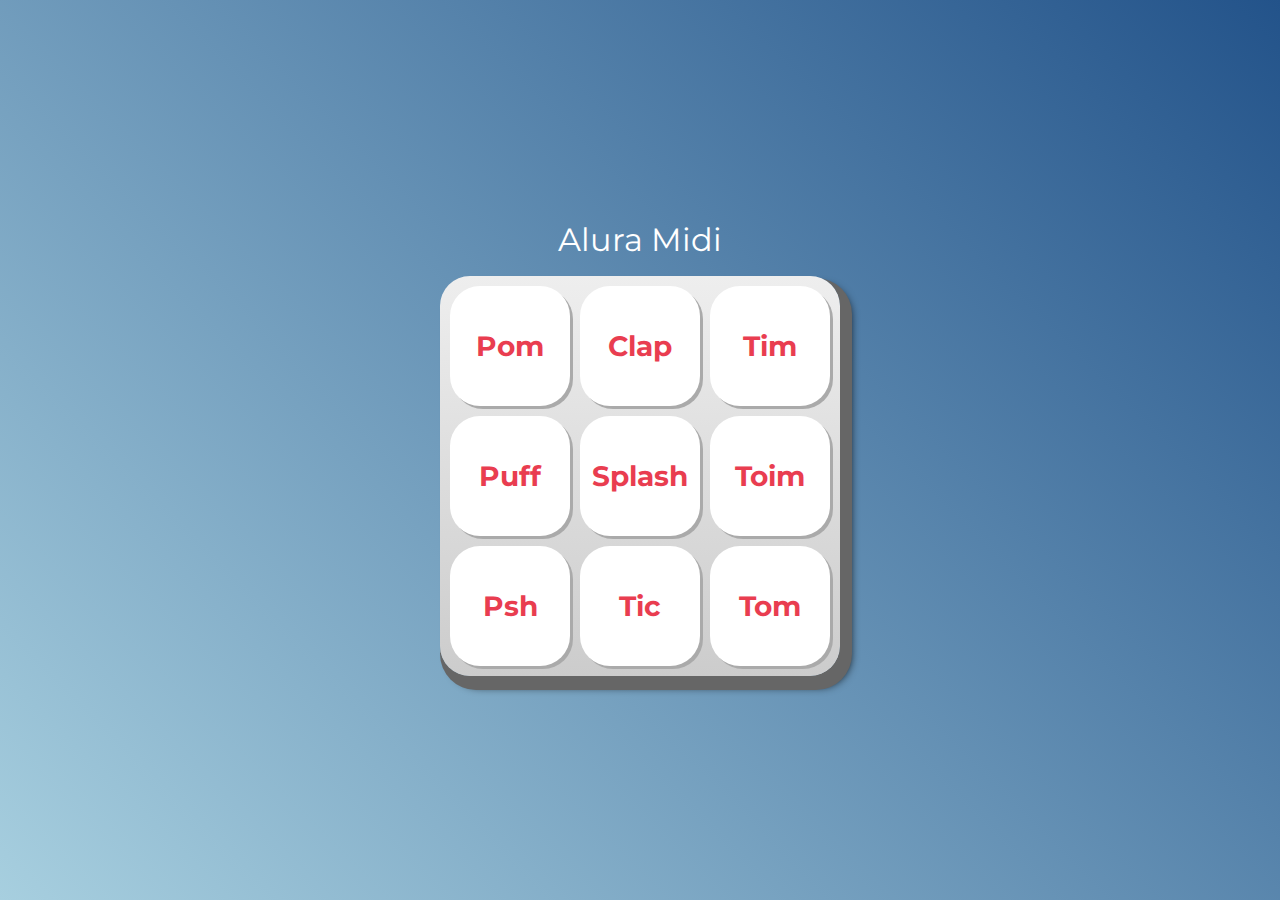
<file: index.html>
<!DOCTYPE html>
<html lang="pt-BR">
<head>
    <meta charset="UTF-8">
    <meta http-equiv="X-UA-Compatible" content="IE=edge">
    <meta name="viewport" content="width=device-width, initial-scale=1.0">

    <title>Alura MIDI</title>

    <link rel="preconnect" href="https://fonts.googleapis.com">
    <link rel="preconnect" href="https://fonts.gstatic.com" crossorigin>
    <link href="https://fonts.googleapis.com/css2?family=Montserrat:wght@500;600&display=swap" rel="stylesheet">

    <link rel="icon" type="image/png" href="images/bateria.png">
    <link rel="stylesheet" href="css/reset.css">
    <link rel="stylesheet" href="css/estilos.css">

</head>
<body>

    <h1>Alura Midi</h1>

    <section class="teclado">
        <button class="tecla tecla_pom">Pom</button>
        <button class="tecla tecla_clap">Clap</button>
        <button class="tecla tecla_tim">Tim</button>

        <button class="tecla tecla_puff">Puff</button>
        <button class="tecla tecla_splash">Splash</button>
        <button class="tecla tecla_toim">Toim</button>

        <button class="tecla tecla_psh">Psh</button>
        <button class="tecla tecla_tic">Tic</button>
        <button class="tecla tecla_tom">Tom</button>
    </section>

    <audio src="sounds/keyq.wav" id="som_tecla_pom"></audio>
    <audio src="sounds/keyw.wav" id="som_tecla_clap"></audio>
    <audio src="sounds/keye.wav" id="som_tecla_tim"></audio>
    <audio src="sounds/keya.wav" id="som_tecla_puff"></audio>
    <audio src="sounds/keys.wav" id="som_tecla_splash"></audio>
    <audio src="sounds/keyd.wav" id="som_tecla_toim"></audio>
    <audio src="sounds/keyz.wav" id="som_tecla_psh"></audio>
    <audio src="sounds/keyx.wav" id="som_tecla_tic"></audio>
    <audio src="sounds/keyc.wav" id="som_tecla_tom"></audio>

    <script src="main.js"></script>

</body>
</html>
</file>
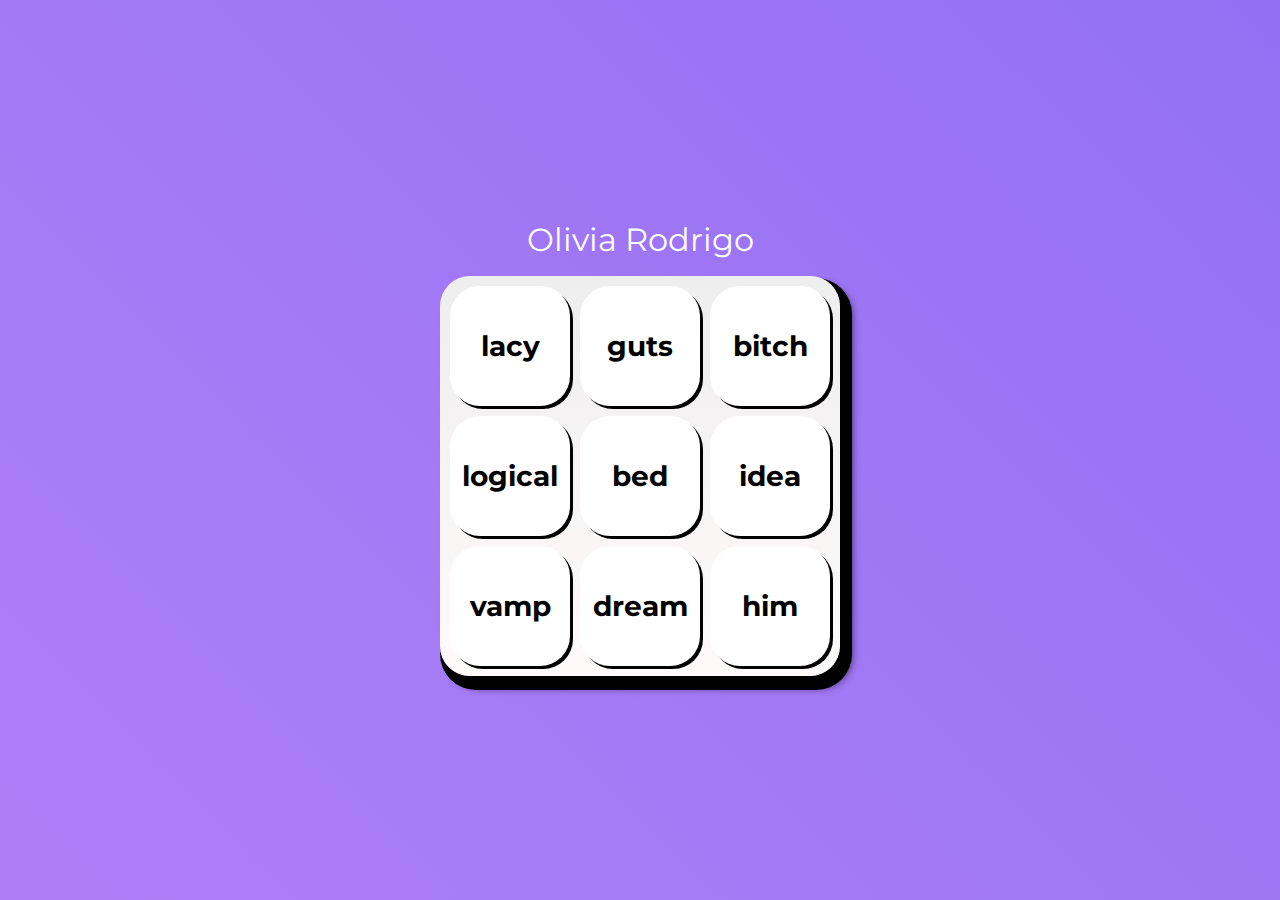
<file: geovana-3tri-main/index.html>
<!DOCTYPE html>
<html lang="pt-BR">
<head>
    <meta charset="UTF-8">
    <meta http-equiv="X-UA-Compatible" content="IE=edge">
    <meta name="viewport" content="width=device-width, initial-scale=1.0">

    <title>GUTS</title>

    <link rel="preconnect" href="https://fonts.googleapis.com">
    <link rel="preconnect" href="https://fonts.gstatic.com" crossorigin>
    <link href="https://fonts.googleapis.com/css2?family=Montserrat:wght@500;600&display=swap" rel="stylesheet">

    <link rel="icon" type="image/png" href="images/images.jpeg">
    <link rel="stylesheet" href="css/reset.css">
    <link rel="stylesheet" href="css/estilos.css">

</head>
<body>

    <h1>Olivia Rodrigo</h1>

    <section class="teclado">
        <button class="tecla tecla_pom">lacy</button>
        <button class="tecla tecla_clap">guts</button>
        <button class="tecla tecla_tim">bitch</button>

        <button class="tecla tecla_puff">logical</button>
        <button class="tecla tecla_splash">bed</button>
        <button class="tecla tecla_toim">idea</button>

        <button class="tecla tecla_psh">vamp</button>
        <button class="tecla tecla_tic">dream</button>
        <button class="tecla tecla_tom">him</button>
    </section>

    <audio src="sounds/lacy.mp3" id="som_tecla_pom"></audio>
    <audio src="sounds/THE.mp3" id="som_tecla_clap"></audio>
    <audio src="sounds/ALL.mp3" id="som_tecla_tim"></audio>
    <audio src="sounds/logical.mp3" id="som_tecla_puff"></audio>
    <audio src="sounds/bed.mp3" id="som_tecla_splash"></audio>
    <audio src="sounds/IDEIA.mp3" id="som_tecla_toim"></audio>
    <audio src="sounds/vamp.mp3" id="som_tecla_psh"></audio>
    <audio src="sounds/DREAM.mp3" id="som_tecla_tic"></audio>
    <audio src="sounds/GET.mp3" id="som_tecla_tom"></audio>

    <script src="main.js"></script>

</body>
</html>
</file>
<file: css/estilos.css>
:root {
  --cinza: #aaa;
  --vermelha: #e93d50;
  --vermelha-escura: #af303f;
  --branca: #fff;
  --luz: rgb(229, 255, 0);
}

body {
  align-items: center;
  background: linear-gradient(45deg, #a7cfdf 0%,#23538a 100%);
  display: flex;
  justify-content: center;
  flex-direction: column;
  font-family: 'Montserrat', sans-serif;
  min-height: 100vh;
}

h1 {
  color: var(--branca);
  margin-bottom: 20px;
  font-size: 2rem;
}

.teclado {
  background: linear-gradient(to bottom, #eeeeee 0%,#cccccc 100%);
  box-shadow: 6px 8px 0 6px #666, 10px 10px 10px #000;
  border-radius: 30px;
  display: grid;
  gap: 10px;
  grid-template-columns: repeat(3, 1fr);
  padding: 10px;
}

.tecla {
  background-color: var(--branca);
  border-radius: 30px;
  box-shadow: 3px 3px 0 var(--cinza);
  color: var(--vermelha);
  cursor: pointer;
  height: 120px;
  font-size: 1.75em;
  font-weight: bold;
  line-height: 120px;
  text-align: center;
  width: 120px;
}

.tecla.ativa,
.tecla:active {
  background-color: var(--vermelha);
  border: 4px solid  var(--vermelha);
  box-shadow: 3px 3px 0 var(--vermelha-escura) inset;
  color: var(--branca);
  outline: none;
}

.tecla.focus,
.tecla:focus {
  outline: none;
  box-shadow: 1px 1px 10px var(--luz);
}

.tecla.ativa:focus,
.tecla:active:focus {
  box-shadow: 3px 3px 0 var(--vermelha-escura) inset, 1px 1px 10px var(--luz);
}
</file>
<file: geovana-3tri-main/css/estilos.css>
:root {
  --cinza: #000000;
  --vermelha: #000000;
  --vermelha-escura: #ffffff;
  --branca: #ffffff;
  --luz: rgb(244, 245, 237);
}

body {
  align-items: center;
  background: linear-gradient(45deg, #ad7ff7 5%,#7143f0c2 100%);
  display: flex;
  justify-content: center;
  flex-direction: column;
  font-family: 'Montserrat', sans-serif;
  min-height: 100vh;
}

h1 {
  color: var(--branca);
  margin-bottom: 20px;
  font-size: 2rem;
}

.teclado {
  background: linear-gradient(to bottom, #eeeeee 0%,#fffafa 100%);
  box-shadow: 6px 8px 0 6px #000000, 10px 10px 10px #000;
  border-radius: 30px;
  display: grid;
  gap: 10px;
  grid-template-columns: repeat(3, 1fr);
  padding: 10px;
}

.tecla {
  background-color: var(--branca);
  border-radius: 30px;
  box-shadow: 3px 3px 0 var(--cinza);
  color: var(--vermelha);
  cursor: pointer;
  height: 120px;
  font-size: 1.75em;
  font-weight: bold;
  line-height: 120px;
  text-align: center;
  width: 120px;
}

.tecla.ativa,
.tecla:active {
  background-color: var(--vermelha);
  border: 4px solid  var(--vermelha);
  box-shadow: 3px 3px 0 var(--vermelha-escura) inset;
  color: var(--branca);
  outline: none;
}

.tecla.focus,
.tecla:focus {
  outline: none;
  box-shadow: 1px 1px 10px var(--luz);
}

.tecla.ativa:focus,
.tecla:active:focus {
  box-shadow: 3px 3px 0 var(--vermelha-escura) inset, 1px 1px 10px var(--luz);
}
</file>
